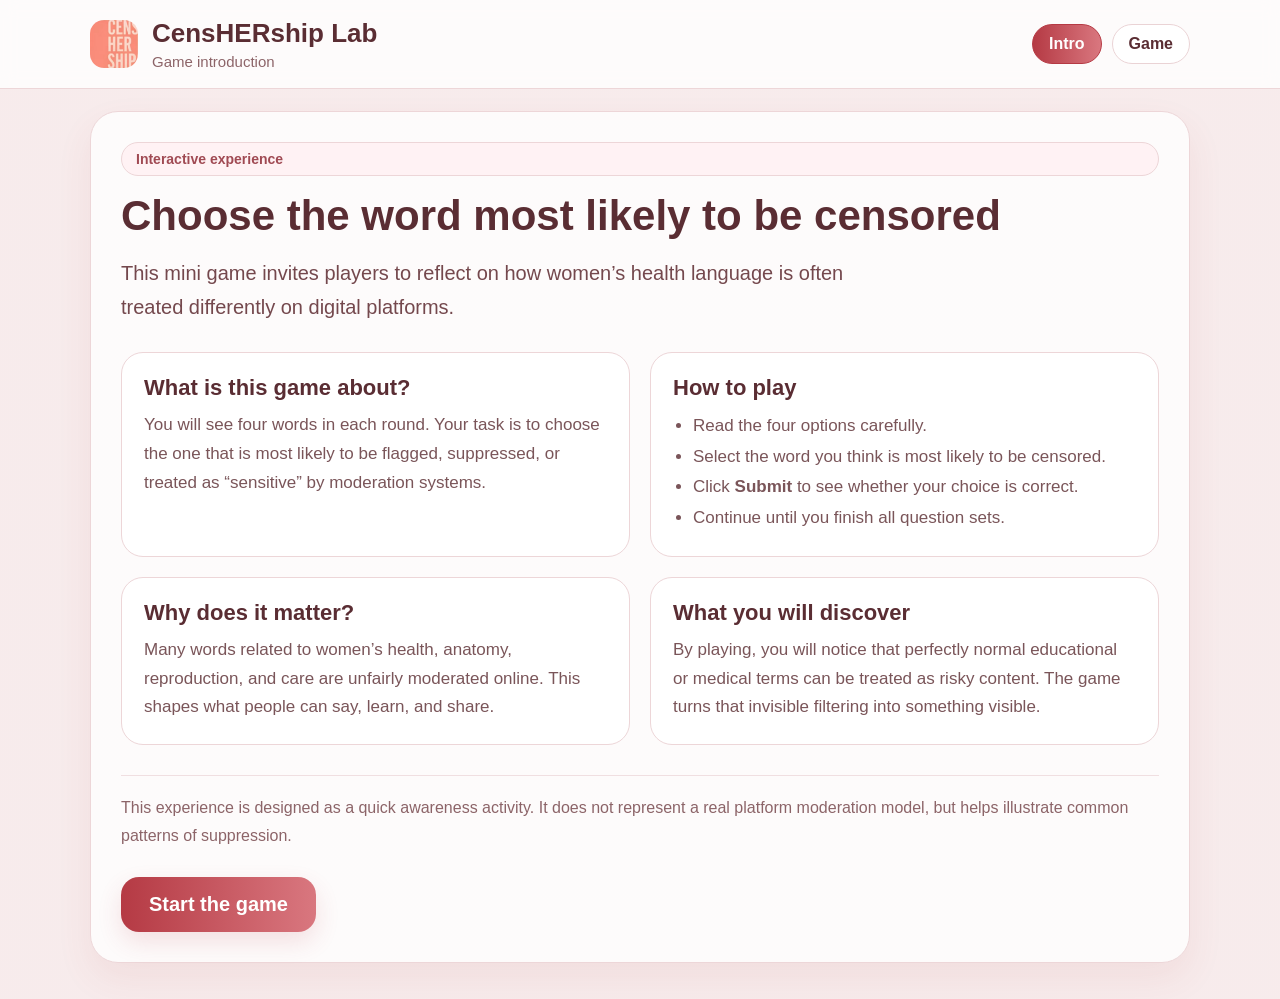
<file: index.html>
<!doctype html>
<html lang="en">
<head>
  <meta charset="utf-8" />
  <meta name="viewport" content="width=device-width,initial-scale=1,viewport-fit=cover" />
  <title>CensHERship Lab — Game Intro</title>
  <link rel="stylesheet" href="style4.css" />

  <style>
    /* =========================================================
       Intro page mobile one-screen fix
       This style only affects intro.html
       Desktop keeps the full introduction.
       Mobile shows a compact intro with Start button visible.
       ========================================================= */

    .mobile-summary{
      display:none;
    }

    @media (max-width: 640px){

      html,
      body{
        width:100%;
        min-height:100%;
        overflow-x:hidden;
      }

      body[data-page="intro"]{
        min-height:100svh;
      }

      body[data-page="intro"] .header{
        padding:8px 0;
      }

      body[data-page="intro"] .wrap{
        width:calc(100% - 18px);
        margin:0 auto;
      }

      body[data-page="intro"] .top{
        flex-direction:row;
        align-items:center;
        justify-content:space-between;
        gap:8px;
      }

      body[data-page="intro"] .brand{
        gap:8px;
      }

      body[data-page="intro"] .logo{
        width:38px;
        height:38px;
        border-radius:11px;
      }

      body[data-page="intro"] .title h1{
        font-size:21px;
        line-height:1.05;
        margin:0 0 2px;
      }

      body[data-page="intro"] .title p{
        font-size:16px;
        line-height:1.05;
        margin:0;
      }

      body[data-page="intro"] .right{
        display:none;
      }

      body[data-page="intro"] main.wrap{
        width:calc(100% - 14px);
      }

      body[data-page="intro"] .intro-section{
        margin-top:8px;
        margin-bottom:0;
      }

      body[data-page="intro"] .intro-card{
        min-height:calc(100svh - 82px);
        max-height:calc(100svh - 82px);
        overflow:hidden;
        padding:18px 18px 16px;
        border-radius:24px;
        display:flex;
        flex-direction:column;
        justify-content:flex-start;
      }

      body[data-page="intro"] .intro-badge{
        width:100%;
        text-align:center;
        padding:8px 12px;
        margin-bottom:14px;
        font-size:15px;
        line-height:1;
      }

      body[data-page="intro"] .intro-title{
        font-size:32px;
        line-height:1.08;
        margin:0 0 14px;
        letter-spacing:-0.5px;
      }

      body[data-page="intro"] .intro-lead{
        font-size:18px;
        line-height:1.42;
        margin:0 0 16px;
        color:#74484d;
      }

      body[data-page="intro"] .intro-grid,
      body[data-page="intro"] .intro-note{
        display:none;
      }

      body[data-page="intro"] .mobile-summary{
        display:block;
        background:#fff;
        border:1px solid #edd6d8;
        border-radius:20px;
        padding:14px 16px;
        margin:0 0 16px;
      }

      body[data-page="intro"] .mobile-summary h3{
        margin:0 0 8px;
        font-size:21px;
        line-height:1.15;
        color:#5a2d33;
      }

      body[data-page="intro"] .mobile-summary p{
        margin:0;
        font-size:15px;
        line-height:1.38;
        color:#7a5559;
      }

      body[data-page="intro"] .intro-actions{
        margin-top:auto;
      }

      body[data-page="intro"] .start-btn{
        width:100%;
        min-height:56px;
        padding:14px 20px;
        border-radius:20px;
        font-size:21px;
      }
    }

    @media (max-width: 390px){

      body[data-page="intro"] .intro-card{
        min-height:calc(100svh - 78px);
        max-height:calc(100svh - 78px);
        padding:15px 15px 14px;
      }

      body[data-page="intro"] .title h1{
        font-size:19px;
      }

      body[data-page="intro"] .title p{
        font-size:15px;
      }

      body[data-page="intro"] .intro-title{
        font-size:28px;
        line-height:1.08;
        margin-bottom:12px;
      }

      body[data-page="intro"] .intro-lead{
        font-size:16px;
        line-height:1.34;
        margin-bottom:12px;
      }

      body[data-page="intro"] .mobile-summary{
        padding:12px 14px;
        margin-bottom:12px;
      }

      body[data-page="intro"] .mobile-summary h3{
        font-size:19px;
      }

      body[data-page="intro"] .mobile-summary p{
        font-size:14px;
        line-height:1.3;
      }

      body[data-page="intro"] .start-btn{
        min-height:52px;
        font-size:19px;
      }
    }

    @media (max-height: 700px) and (max-width: 640px){

      body[data-page="intro"] .intro-title{
        font-size:26px;
        margin-bottom:10px;
      }

      body[data-page="intro"] .intro-lead{
        font-size:15px;
        line-height:1.3;
        margin-bottom:10px;
      }

      body[data-page="intro"] .mobile-summary{
        padding:11px 13px;
        margin-bottom:10px;
      }

      body[data-page="intro"] .mobile-summary h3{
        font-size:18px;
        margin-bottom:6px;
      }

      body[data-page="intro"] .mobile-summary p{
        font-size:13px;
        line-height:1.28;
      }

      body[data-page="intro"] .start-btn{
        min-height:50px;
        font-size:18px;
      }
    }
  </style>
</head>

<body data-page="intro">
  <header class="header">
    <div class="wrap top">
      <div class="brand">
        <div class="logo" aria-hidden="true"></div>
        <div class="title">
          <h1>CensHERship Lab</h1>
          <p>Game introduction</p>
        </div>
      </div>

      <div class="right">
        <nav class="nav">
          <a class="chip active" href="intro.html">Intro</a>
          <a class="chip" href="game.html">Game</a>
        </nav>
      </div>
    </div>
  </header>

  <main class="wrap">
    <section class="intro-section">
      <div class="card intro-card">
        <div class="intro-badge">Interactive experience</div>

        <h2 class="intro-title">Choose the word most likely to be censored</h2>

        <p class="intro-lead">
          This mini game invites players to reflect on how women’s health language is often treated
          differently on digital platforms.
        </p>

        <div class="mobile-summary">
          <h3>How it works</h3>
          <p>
            You will see four words in each round. Choose the word most likely to be flagged,
            suppressed, or treated as “sensitive”. Then submit your answer to reveal the result.
          </p>
        </div>

        <div class="intro-grid">
          <div class="intro-block">
            <h3>What is this game about?</h3>
            <p>
              You will see four words in each round. Your task is to choose the one that is most
              likely to be flagged, suppressed, or treated as “sensitive” by moderation systems.
            </p>
          </div>

          <div class="intro-block">
            <h3>How to play</h3>
            <ul class="intro-list">
              <li>Read the four options carefully.</li>
              <li>Select the word you think is most likely to be censored.</li>
              <li>Click <b>Submit</b> to see whether your choice is correct.</li>
              <li>Continue until you finish all question sets.</li>
            </ul>
          </div>

          <div class="intro-block">
            <h3>Why does it matter?</h3>
            <p>
              Many words related to women’s health, anatomy, reproduction, and care are unfairly
              moderated online. This shapes what people can say, learn, and share.
            </p>
          </div>

          <div class="intro-block">
            <h3>What you will discover</h3>
            <p>
              By playing, you will notice that perfectly normal educational or medical terms can be
              treated as risky content. The game turns that invisible filtering into something visible.
            </p>
          </div>
        </div>

        <div class="intro-note">
          <p>
            This experience is designed as a quick awareness activity. It does not represent a real
            platform moderation model, but helps illustrate common patterns of suppression.
          </p>
        </div>

        <div class="intro-actions">
          <a class="start-btn" href="game.html">Start the game</a>
        </div>
      </div>
    </section>
  </main>

  <script src="app.js"></script>
</body>
</html>
</file>
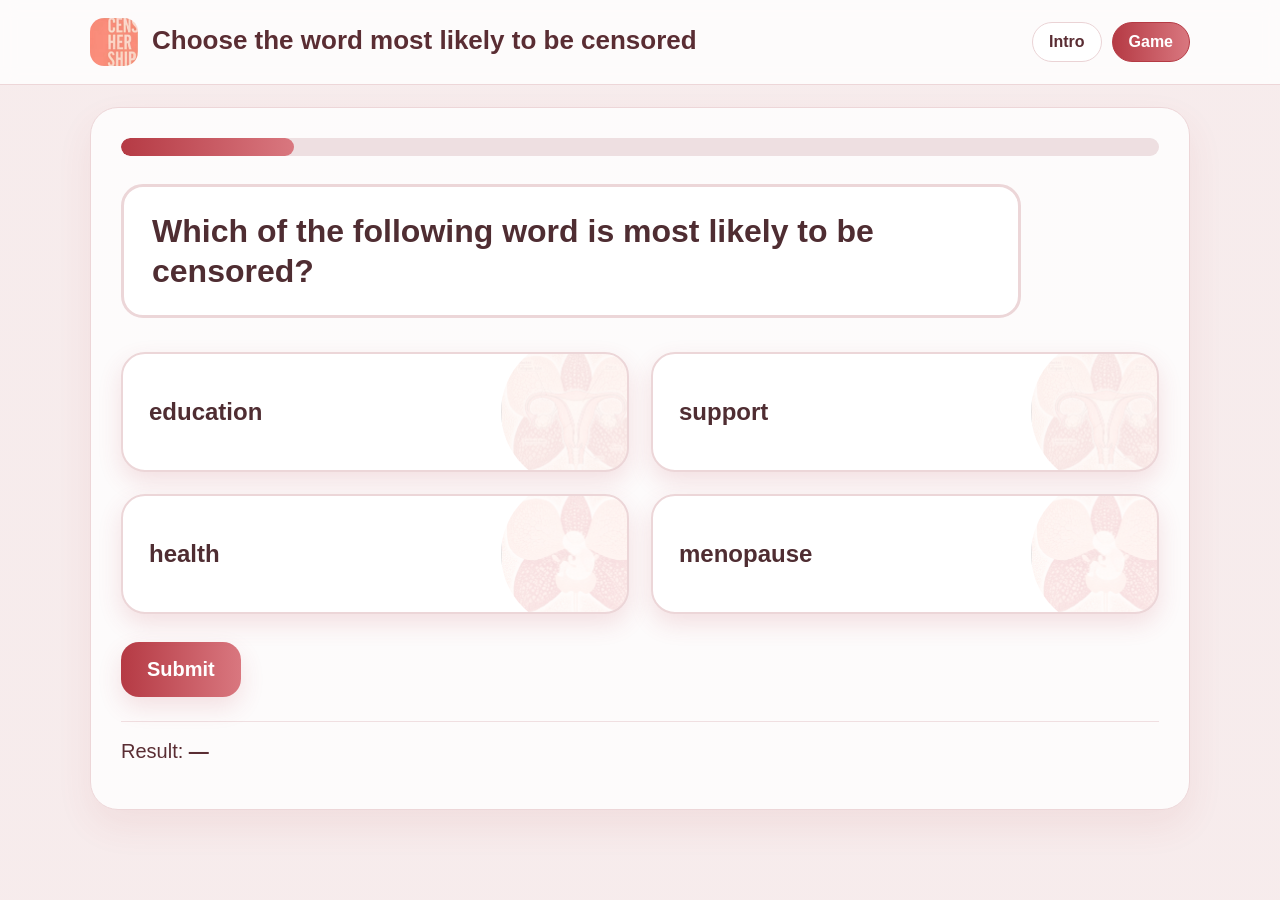
<file: game.html>
<!doctype html>
<html lang="en">
<head>
  <meta charset="utf-8" />
  <meta name="viewport" content="width=device-width,initial-scale=1" />
  <title>CensHERship Lab — Game</title>
  <link rel="stylesheet" href="style4.css" />
</head>
<body data-page="game">
  <header class="header">
    <div class="wrap top">
      <div class="brand">
        <div class="logo" aria-hidden="true"></div>
        <div class="title">
          <h1>Choose the word most likely to be censored</h1>
        </div>
      </div>

      <div class="right">
        <nav class="nav">
          <a class="chip" href="index.html">Intro</a>
          <a class="chip active" href="game.html">Game</a>
        </nav>
      </div>
    </div>
  </header>

  <main class="wrap">
    <section style="margin-top:22px">
      <div class="card game-card">
        <div class="progress-wrap">
          <div class="progress-bar">
            <i id="progressFill"></i>
          </div>
        </div>

        <div class="game-top">
          <div class="speech-bubble no-mascot" id="questionBox">
            Which of the following word is most likely to be censored?
          </div>
        </div>

        <div id="optionBoard" class="option-grid">
          <button class="option-btn" data-index="0">Option 1</button>
          <button class="option-btn" data-index="1">Option 2</button>
          <button class="option-btn" data-index="2">Option 3</button>
          <button class="option-btn" data-index="3">Option 4</button>
        </div>

        <div class="actions">
          <button id="submitAnswerBtn">Submit</button>
        </div>

        <div class="result-box">
          <div class="result-line">
            Result: <b id="visLabel">—</b>
          </div>

          <div class="small mt8" id="reasonBox"></div>

          <div class="next-wrap">
            <button class="ghost" id="nextQuestionBtn">Next set</button>
          </div>
        </div>
      </div>
    </section>

    <div id="congratsModal" class="modal-overlay">
      <div class="modal-card">
        <h2>Congrats!</h2>
        <p>You completed the censorship challenge.</p>
        <p class="small">
          You’ve seen how certain women’s health words are more likely to be flagged or suppressed.
        </p>

        <div class="modal-actions">
          <button id="restartGameBtn">Play again</button>
          <button class="ghost" id="closeCongratsBtn">Close</button>
        </div>
      </div>
    </div>
  </main>

  <script src="app.js"></script>
</body>
</html>
</file>
<file: style4.css>
*{
  box-sizing:border-box;
}

body{
  margin:0;
  font-family: Arial, Helvetica, sans-serif;
  background:
    linear-gradient(rgba(212,91,102,0.05), rgba(212,91,102,0.05)),
    #f9f3f3;
  color:#4b2e2e;
}

.wrap{
  width:min(1100px, calc(100% - 40px));
  margin:0 auto;
}

.header{
  background:rgba(255,255,255,0.78);
  border-bottom:1px solid #edd6d8;
  padding:18px 0;
  backdrop-filter:blur(8px);
}

.top{
  display:flex;
  align-items:center;
  justify-content:space-between;
  gap:20px;
}

.brand{
  display:flex;
  align-items:center;
  gap:14px;
}

.logo{
  width:48px;
  height:48px;
  border-radius:14px;
  background-image:url("3.jpg");
  background-size:cover;
  background-position:center;
  background-repeat:no-repeat;
  display:block;
  overflow:hidden;
}

.title h1{
  margin:0 0 4px;
  font-size:26px;
  color:#5a2d33;
}

.title p{
  margin:0;
  color:#8c6468;
  font-size:15px;
}

.nav{
  display:flex;
  gap:10px;
  flex-wrap:wrap;
}

.chip{
  text-decoration:none;
  padding:10px 16px;
  border-radius:999px;
  border:1px solid #ead3d5;
  color:#5a2d33;
  background:#fff;
  font-weight:600;
}

.chip.active{
  background:linear-gradient(90deg,#b53a44,#d9777f);
  color:#fff;
  border-color:#b53a44;
}

.card{
  background:rgba(255,255,255,0.82);
  border:1px solid #edd6d8;
  border-radius:28px;
  padding:30px;
  box-shadow:0 16px 36px rgba(181,58,68,0.08);
}

.game-card{
  min-height:620px;
}

.progress-wrap{
  margin-bottom:28px;
}

.progress-bar{
  width:100%;
  height:18px;
  background:#eedfe1;
  border-radius:999px;
  overflow:hidden;
}

.progress-bar i{
  display:block;
  width:0%;
  height:100%;
  background:linear-gradient(90deg,#b53a44,#d9777f);
  border-radius:999px;
  transition:width 0.25s ease;
}

.game-top{
  margin-bottom:34px;
}

.speech-bubble{
  position:relative;
  background:#fff;
  border:3px solid #ecd6d8;
  border-radius:22px;
  padding:24px 28px;
  font-size:32px;
  font-weight:700;
  line-height:1.25;
  max-width:900px;
  color:#4f2d32;
}

.speech-bubble.no-mascot::before,
.speech-bubble.no-mascot::after{
  display:none;
}

.option-grid{
  display:grid;
  grid-template-columns:repeat(2, 1fr);
  gap:22px;
  margin-bottom:28px;
}

.option-btn{
  min-height:120px;
  padding:24px 26px;
  border:2px solid #ecd6d8;
  border-radius:24px;
  background:#fff;
  font-size:24px;
  font-weight:700;
  text-align:left;
  cursor:pointer;
  transition:all 0.2s ease;
  color:#4f2d32;
  position:relative;
  overflow:hidden;
  isolation:isolate;
}

.option-btn::after{
  content:"";
  position:absolute;
  right:-24px;
  top:50%;
  transform:translateY(-50%);
  width:150px;
  height:150px;
  background-size:cover;
  background-position:center;
  background-repeat:no-repeat;
  opacity:0;
  border-radius:50%;
  pointer-events:none;
  z-index:-1;
}

/* First and second options use 1.jpg */
.option-btn.decor-one::after,
.option-btn.decor-two::after{
  background-image:url("1.jpg");
  opacity:0.14;
}

/* Third and fourth options use 2.jpg */
.option-btn.decor-three::after,
.option-btn.decor-four::after{
  background-image:url("2.jpg");
  opacity:0.15;
}

.option-btn:hover{
  transform:translateY(-2px);
  border-color:#d9a8ae;
  box-shadow:0 8px 20px rgba(181,58,68,0.08);
}

.option-btn.selected{
  border-color:#c95d67;
  background:#fff2f4;
}

.option-btn.selected.decor-one::after,
.option-btn.selected.decor-two::after,
.option-btn.selected.decor-three::after,
.option-btn.selected.decor-four::after{
  opacity:0.22;
}

.option-btn.correct{
  border-color:#6bbf59;
  background:#edf9e8;
}

.option-btn.wrong{
  border-color:#d45b66;
  background:#fdebed;
}

.option-btn.correct::after,
.option-btn.wrong::after{
  opacity:0.12;
}

.actions{
  display:flex;
  gap:14px;
  margin-bottom:24px;
}

button{
  appearance:none;
  border:none;
  background:linear-gradient(90deg,#b53a44,#d9777f);
  color:#fff;
  border-radius:18px;
  padding:16px 26px;
  font-size:20px;
  font-weight:700;
  cursor:pointer;
  box-shadow:0 10px 24px rgba(181,58,68,0.14);
}

button.ghost{
  background:#fff;
  color:#5a2d33;
  border:2px solid #ead3d5;
  box-shadow:none;
}

button:disabled{
  opacity:0.7;
  cursor:not-allowed;
}

.result-box{
  border-top:1px solid #f0dfe1;
  padding-top:18px;
}

.result-line{
  font-size:20px;
  color:#5a2d33;
}

.small{
  font-size:16px;
  color:#8c6468;
  line-height:1.5;
}

.mt8{
  margin-top:8px;
}

.next-wrap{
  margin-top:16px;
}

#nextQuestionBtn{
  display:none;
}

.modal-overlay{
  position:fixed;
  inset:0;
  background:rgba(80,35,40,0.35);
  display:none;
  align-items:center;
  justify-content:center;
  z-index:9999;
  padding:24px;
}

.modal-overlay.show{
  display:flex;
}

.modal-card{
  width:min(560px, 100%);
  background:#fff;
  border:1px solid #edd6d8;
  border-radius:28px;
  padding:32px 28px;
  box-shadow:0 24px 60px rgba(181,58,68,0.18);
  text-align:center;
  animation:popIn 0.22s ease;
}

.modal-card h2{
  margin:0 0 12px;
  font-size:40px;
  color:#5a2d33;
}

.modal-card p{
  margin:0 0 10px;
}

.modal-actions{
  display:flex;
  gap:12px;
  justify-content:center;
  margin-top:22px;
  flex-wrap:wrap;
}

.intro-section{
  margin-top:22px;
  margin-bottom:36px;
}

.intro-card{
  min-height:620px;
  display:flex;
  flex-direction:column;
  justify-content:center;
}

.intro-badge{
  display:inline-block;
  padding:8px 14px;
  border-radius:999px;
  background:#fff2f4;
  border:1px solid #edd6d8;
  color:#a04a53;
  font-size:14px;
  font-weight:700;
  margin-bottom:16px;
}

.intro-title{
  margin:0 0 16px;
  font-size:42px;
  line-height:1.15;
  color:#5a2d33;
}

.intro-lead{
  margin:0 0 28px;
  max-width:780px;
  font-size:20px;
  line-height:1.7;
  color:#74484d;
}

.intro-grid{
  display:grid;
  grid-template-columns:repeat(2, 1fr);
  gap:20px;
  margin-bottom:26px;
}

.intro-block{
  background:#fff;
  border:1px solid #edd6d8;
  border-radius:22px;
  padding:22px;
}

.intro-block h3{
  margin:0 0 10px;
  font-size:22px;
  color:#5a2d33;
}

.intro-block p{
  margin:0;
  font-size:17px;
  line-height:1.7;
  color:#7a5559;
}

.intro-list{
  margin:0;
  padding-left:20px;
  color:#7a5559;
  font-size:17px;
  line-height:1.8;
}

.intro-note{
  border-top:1px solid #f0dfe1;
  padding-top:18px;
  margin-top:4px;
}

.intro-note p{
  margin:0;
  font-size:16px;
  line-height:1.7;
  color:#8c6468;
}

.intro-actions{
  margin-top:28px;
}

.start-btn{
  display:inline-flex;
  align-items:center;
  justify-content:center;
  text-decoration:none;
  background:linear-gradient(90deg,#b53a44,#d9777f);
  color:#fff;
  border-radius:18px;
  padding:16px 28px;
  font-size:20px;
  font-weight:700;
  box-shadow:0 10px 24px rgba(181,58,68,0.14);
}

.start-btn:hover{
  transform:translateY(-1px);
}

@keyframes popIn{
  from{
    opacity:0;
    transform:scale(0.92);
  }
  to{
    opacity:1;
    transform:scale(1);
  }
}

@media (max-width: 900px){
  .speech-bubble{
    font-size:26px;
  }

  .option-grid{
    grid-template-columns:1fr;
  }

  .intro-grid{
    grid-template-columns:1fr;
  }

  .intro-title{
    font-size:32px;
  }

  .intro-lead{
    font-size:18px;
  }
}

/* =========================================================
   PHONE GENERAL
   ========================================================= */

@media (max-width: 640px){
  html,
  body{
    width:100%;
    min-height:100%;
    overflow-x:hidden;
  }

  .wrap{
    width:calc(100% - 18px);
    margin:0 auto;
  }

  .header{
    padding:8px 0;
  }

  .top{
    flex-direction:row;
    align-items:center;
    justify-content:space-between;
    gap:8px;
  }

  .brand{
    gap:8px;
  }

  .logo{
    width:34px;
    height:34px;
    border-radius:10px;
    background-image:url("3.jpg");
    background-size:cover;
    background-position:center;
    background-repeat:no-repeat;
    display:block;
    overflow:hidden;
  }

  .title h1{
    font-size:15px;
    line-height:1.15;
    margin:0;
    max-width:220px;
  }

  .right{
    display:none;
  }

  main.wrap{
    width:calc(100% - 16px);
  }

  main.wrap section{
    margin-top:8px !important;
  }

  .card{
    border-radius:22px;
    padding:14px;
  }

  .progress-wrap{
    margin-bottom:12px;
  }

  .progress-bar{
    height:10px;
  }

  .game-top{
    margin-bottom:14px;
  }

  .speech-bubble{
    font-size:20px;
    line-height:1.18;
    padding:15px 17px;
    border-radius:18px;
    border-width:2px;
  }

  .option-grid{
    display:grid;
    grid-template-columns:1fr;
    gap:10px;
    margin-bottom:14px;
  }

  .option-btn{
    min-height:66px;
    height:66px;
    padding:14px 22px;
    border-radius:20px;
    font-size:21px;
    line-height:1;
  }

  .option-btn::after{
    width:112px;
    height:112px;
    right:-24px;
  }

  .actions{
    margin-bottom:12px;
    flex-direction:column;
  }

  button{
    width:100%;
  }

  #submitAnswerBtn{
    width:100%;
    min-height:56px;
    height:56px;
    padding:12px 20px;
    border-radius:20px;
    font-size:22px;
  }

  .result-box{
    padding-top:12px;
  }

  .result-line{
    font-size:18px;
  }

  .small{
    font-size:14px;
    line-height:1.35;
  }

  .mt8{
    margin-top:5px;
  }

  .next-wrap{
    margin-top:10px;
  }

  #nextQuestionBtn{
    min-height:46px;
    padding:10px 18px;
    font-size:17px;
    border-radius:16px;
  }

  .modal-actions{
    flex-direction:column;
  }

  .intro-title{
    font-size:28px;
  }

  .intro-lead{
    font-size:17px;
  }

  .start-btn{
    width:100%;
  }
}

/* =========================================================
   GAME PHONE LAYOUT
   Priority: explanation must be visible at bottom.
   ========================================================= */

@media (max-width: 640px){

  body[data-page="game"]{
    min-height:100svh;
    overflow:hidden;
  }

  body[data-page="game"] .header{
    padding:6px 0;
  }

  body[data-page="game"] .wrap{
    width:calc(100% - 14px);
  }

  body[data-page="game"] .top{
    gap:7px;
  }

  body[data-page="game"] .brand{
    gap:7px;
  }

  body[data-page="game"] .logo{
    width:34px;
    height:34px;
    border-radius:9px;
  }

  body[data-page="game"] .title h1{
    font-size:17px;
    line-height:1.12;
    max-width:310px;
  }

  body[data-page="game"] main.wrap{
    padding-bottom:0;
  }

  body[data-page="game"] main.wrap section{
    margin-top:6px !important;
    margin-bottom:0 !important;
  }

  body[data-page="game"] .card{
    padding:12px;
    border-radius:20px;
  }

  body[data-page="game"] .game-card{
    height:calc(100svh - 76px);
    min-height:calc(100svh - 76px);
    max-height:calc(100svh - 76px);
    display:flex;
    flex-direction:column;
    justify-content:flex-start;
    overflow:hidden;
  }

  body[data-page="game"] .progress-wrap{
    margin-bottom:8px;
    flex:0 0 auto;
  }

  body[data-page="game"] .progress-bar{
    height:8px;
  }

  body[data-page="game"] .game-top{
    margin-bottom:9px;
    flex:0 0 auto;
  }

  body[data-page="game"] .speech-bubble{
    font-size:21px;
    line-height:1.16;
    padding:13px 14px;
    border-radius:18px;
    border-width:2px;
  }

  body[data-page="game"] .option-grid{
    gap:8px;
    margin-bottom:9px;
    flex:0 0 auto;
  }

  body[data-page="game"] .option-btn{
    min-height:58px;
    height:58px;
    padding:10px 18px;
    border-radius:18px;
    font-size:22px;
    line-height:1;
  }

  body[data-page="game"] .option-btn::after{
    width:100px;
    height:100px;
    right:-22px;
  }

  body[data-page="game"] .actions{
    margin-bottom:8px;
    flex:0 0 auto;
  }

  body[data-page="game"] #submitAnswerBtn{
    min-height:52px;
    height:52px;
    padding:10px 18px;
    border-radius:18px;
    font-size:22px;
  }

  body[data-page="game"] .result-box{
    margin-top:auto;
    padding-top:8px;
    padding-bottom:0;
    flex:0 0 auto;
    display:grid;
    grid-template-columns:1fr auto;
    column-gap:8px;
    row-gap:4px;
    align-items:center;
  }

  body[data-page="game"] .result-line{
    grid-column:1 / 2;
    font-size:20px;
    margin:0;
    line-height:1.15;
  }

  body[data-page="game"] #reasonBox{
    grid-column:1 / 3;
    display:block;
    max-height:none;
    overflow:visible;
    font-size:13px;
    line-height:1.25;
    margin-top:2px;
    color:#8c6468;
  }

  body[data-page="game"] #reasonBox:empty{
    display:none;
  }

  body[data-page="game"] .next-wrap{
    grid-column:2 / 3;
    grid-row:1 / 2;
    margin:0;
    display:flex;
    justify-content:flex-end;
    align-items:center;
  }

  body[data-page="game"] #nextQuestionBtn{
    width:auto;
    min-width:94px;
    min-height:34px;
    height:34px;
    padding:5px 10px;
    border-radius:14px;
    font-size:13px;
    white-space:nowrap;
  }
}

/* Smaller phone screens */
@media (max-width: 390px){

  body[data-page="game"] .game-card{
    height:calc(100svh - 72px);
    min-height:calc(100svh - 72px);
    max-height:calc(100svh - 72px);
  }

  body[data-page="game"] .title h1{
    font-size:16px;
  }

  body[data-page="game"] .speech-bubble{
    font-size:19px;
    padding:11px 13px;
  }

  body[data-page="game"] .option-btn{
    min-height:54px;
    height:54px;
    font-size:21px;
  }

  body[data-page="game"] #submitAnswerBtn{
    min-height:48px;
    height:48px;
    font-size:21px;
  }

  body[data-page="game"] .result-line{
    font-size:19px;
  }

  body[data-page="game"] #reasonBox{
    font-size:12px;
    line-height:1.22;
  }

  body[data-page="game"] #nextQuestionBtn{
    min-width:88px;
    height:32px;
    min-height:32px;
    font-size:12px;
  }
}
</file>
